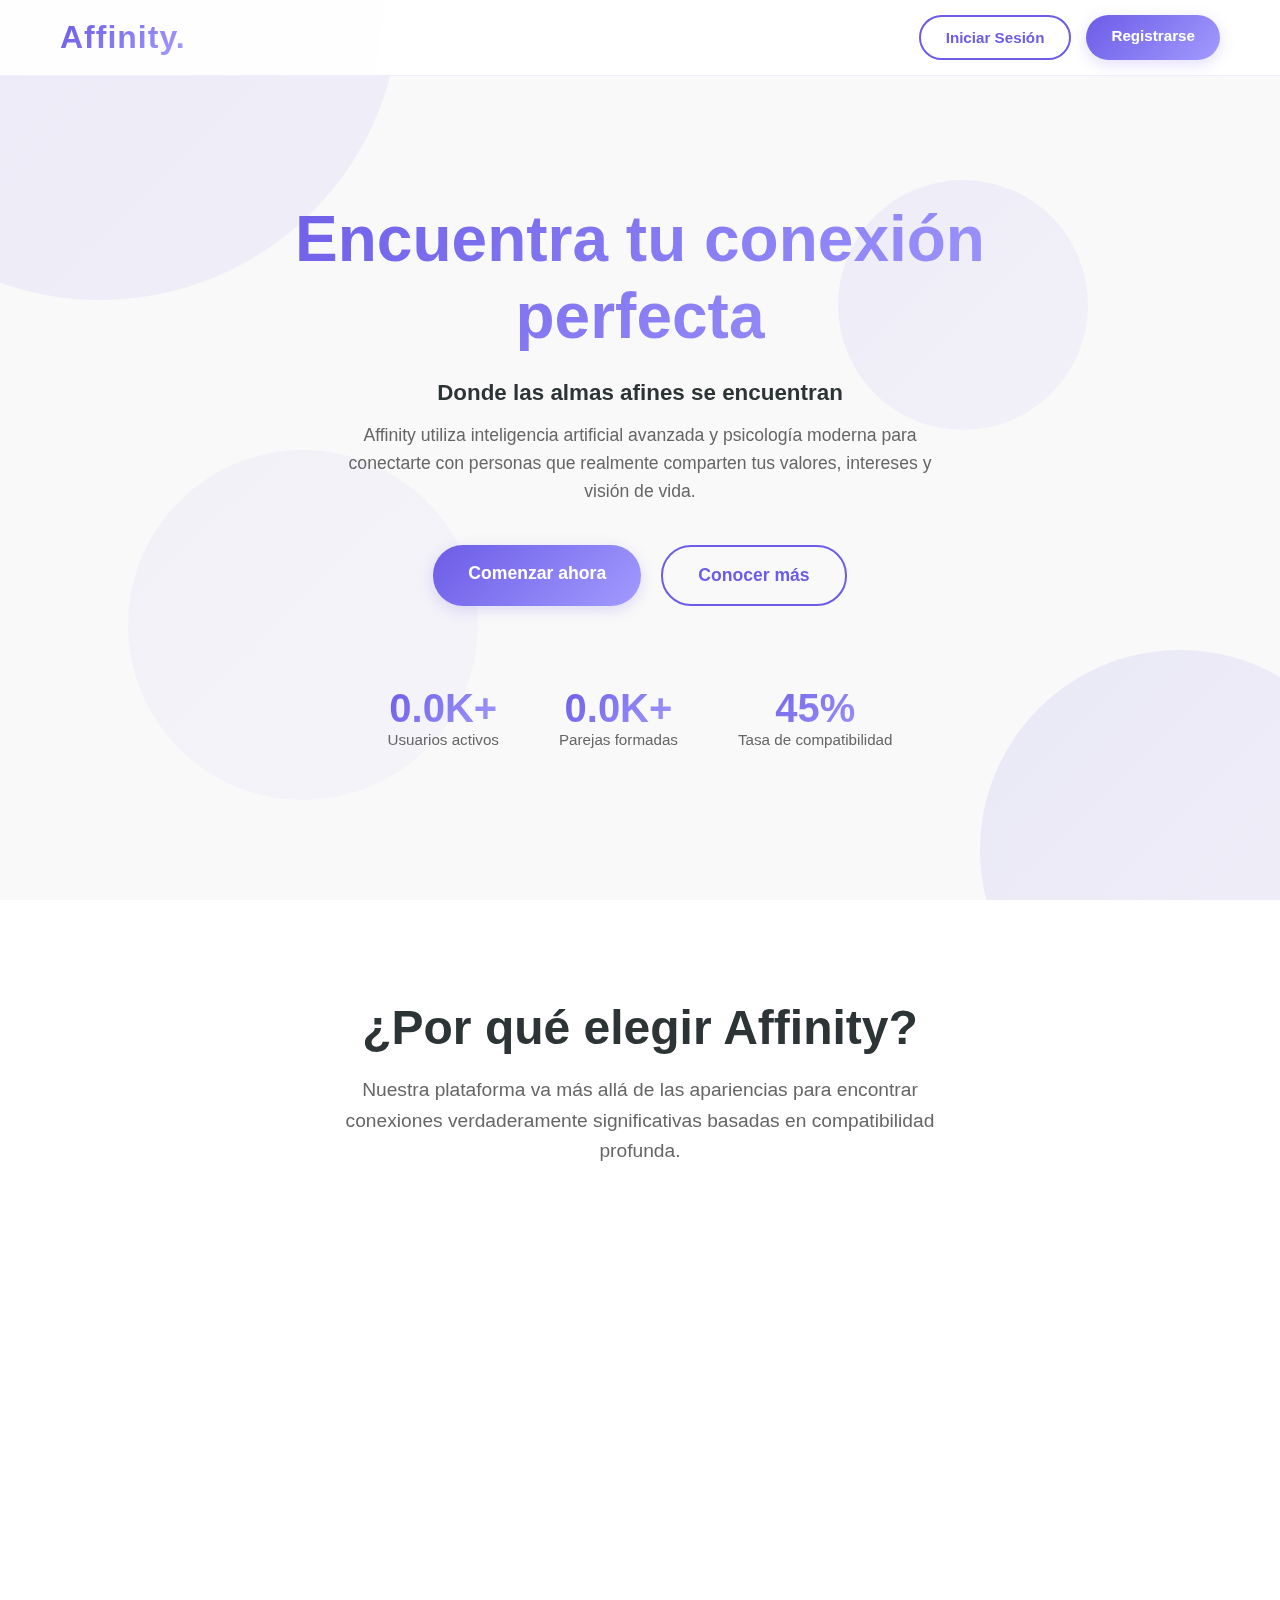
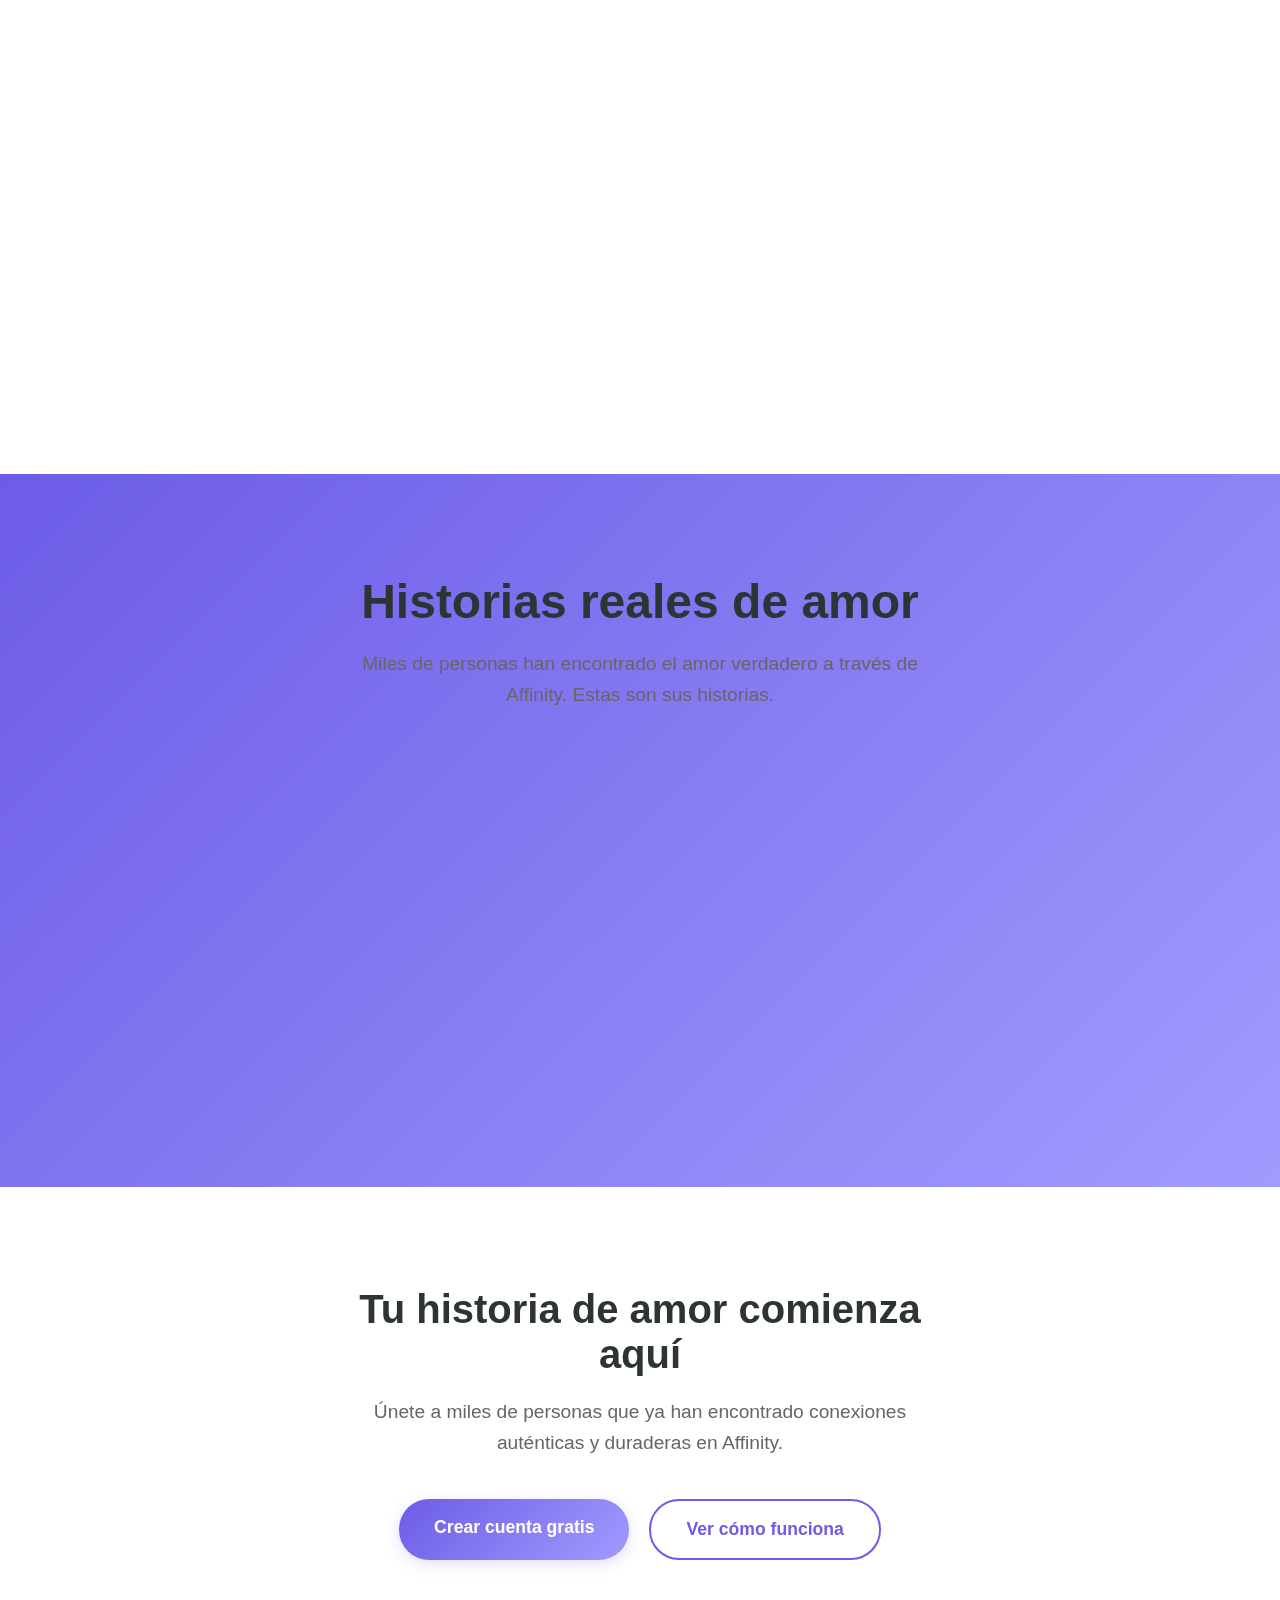
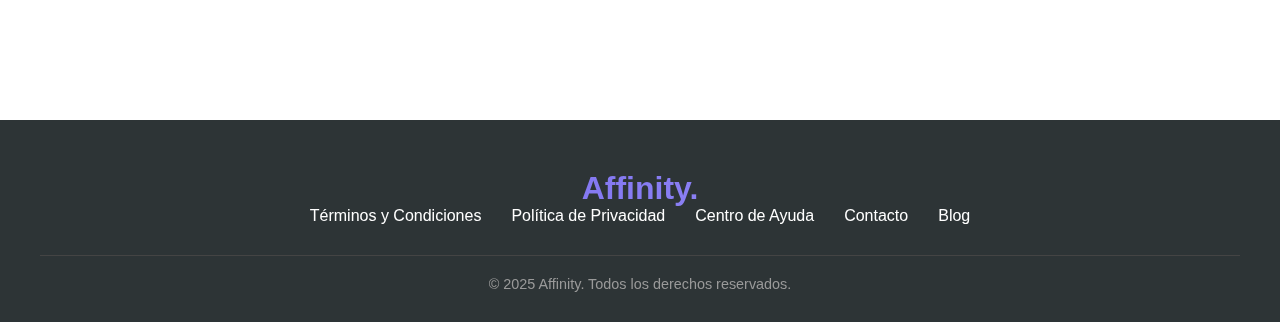
<file: CRUDFiltring/page/index.html>
<!DOCTYPE html>
<html lang="es">
<head>
    <meta charset="UTF-8">
    <meta name="viewport" content="width=device-width, initial-scale=1.0">
    <title>Affinity - Encuentra tu conexión perfecta</title>
    <link rel="stylesheet" href="./css/index.css">
</head>
<body>
    <div class="background-shapes">
        <div class="shape"></div>
        <div class="shape"></div>
        <div class="shape"></div>
        <div class="shape"></div>
    </div>

    <!-- Header -->
    <header class="header">
        <nav class="nav">
            <div class="logo">Affinity<span>.</span></div>
            <div class="nav-buttons">
                <a href="#" class="btn btn-outline">Iniciar Sesión</a>
                <a href="#" class="btn btn-primary">Registrarse</a>
            </div>
        </nav>
    </header>

    <!-- Hero Section -->
    <section class="hero">
        <div class="hero-content">
            <h1 class="hero-title">Encuentra tu conexión perfecta</h1>
            <h2 class="hero-subtitle">Donde las almas afines se encuentran</h2>
            <p class="hero-description">
                Affinity utiliza inteligencia artificial avanzada y psicología moderna para conectarte con personas que realmente comparten tus valores, intereses y visión de vida.
            </p>
            <div class="hero-buttons">
                <a href="#" class="btn btn-primary btn-large">Comenzar ahora</a>
                <a href="#" class="btn btn-outline btn-large">Conocer más</a>
            </div>
            <div class="stats">
                <div class="stat">
                    <span class="stat-number">50K+</span>
                    <span class="stat-label">Usuarios activos</span>
                </div>
                <div class="stat">
                    <span class="stat-number">2.5K+</span>
                    <span class="stat-label">Parejas formadas</span>
                </div>
                <div class="stat">
                    <span class="stat-number">95%</span>
                    <span class="stat-label">Tasa de compatibilidad</span>
                </div>
            </div>
        </div>
    </section>

    <!-- Features Section -->
    <section class="features-section">
        <div class="container">
            <div class="section-header">
                <h2 class="section-title">¿Por qué elegir Affinity?</h2>
                <p class="section-subtitle">
                    Nuestra plataforma va más allá de las apariencias para encontrar conexiones verdaderamente significativas basadas en compatibilidad profunda.
                </p>
            </div>
            <div class="features-grid">
                <div class="feature-card fade-in">
                    <div class="feature-icon">💝</div>
                    <h3 class="feature-title">Test de Compatibilidad Avanzado</h3>
                    <p class="feature-description">
                        Nuestro algoritmo analiza más de 150 aspectos de tu personalidad para encontrar matches realmente compatibles contigo.
                    </p>
                </div>
                <div class="feature-card fade-in">
                    <div class="feature-icon">🔒</div>
                    <h3 class="feature-title">Comunidad Verificada</h3>
                    <p class="feature-description">
                        Todos los perfiles pasan por un proceso de verificación para garantizar la autenticidad y seguridad de nuestra comunidad.
                    </p>
                </div>
                <div class="feature-card fade-in">
                    <div class="feature-icon">🎯</div>
                    <h3 class="feature-title">Matches Inteligentes</h3>
                    <p class="feature-description">
                        Recibe sugerencias personalizadas basadas en tus valores, intereses y objetivos de vida para conexiones más profundas.
                    </p>
                </div>
                <div class="feature-card fade-in">
                    <div class="feature-icon">💬</div>
                    <h3 class="feature-title">Conversaciones Significativas</h3>
                    <p class="feature-description">
                        Herramientas diseñadas para fomentar diálogos auténticos y conexiones emocionales genuinas desde el primer mensaje.
                    </p>
                </div>
                <div class="feature-card fade-in">
                    <div class="feature-icon">🌟</div>
                    <h3 class="feature-title">Experiencia Premium</h3>
                    <p class="feature-description">
                        Interfaz elegante y intuitiva, sin anuncios invasivos, centrada en crear una experiencia de citas verdaderamente especial.
                    </p>
                </div>
                <div class="feature-card fade-in">
                    <div class="feature-icon">🛡️</div>
                    <h3 class="feature-title">Privacidad Garantizada</h3>
                    <p class="feature-description">
                        Tu información está protegida con los más altos estándares de seguridad. Tú decides qué compartir y con quién.
                    </p>
                </div>
            </div>
        </div>
    </section>

    <!-- Testimonials Section -->
    <section class="testimonials-section">
        <div class="container">
            <div class="section-header">
                <h2 class="section-title">Historias reales de amor</h2>
                <p class="section-subtitle">
                    Miles de personas han encontrado el amor verdadero a través de Affinity. Estas son sus historias.
                </p>
            </div>
            <div class="testimonials-grid">
                <div class="testimonial-card fade-in">
                    <p class="testimonial-text">
                        "Después de años de citas sin sentido, Affinity me conectó con mi alma gemela. Compartimos los mismos valores y sueños. ¡Nos casamos el año pasado!"
                    </p>
                    <div class="testimonial-author">
                        <div class="author-avatar">M</div>
                        <div class="author-info">
                            <span class="author-name">María González</span>
                            <span class="author-age">32 años</span>
                        </div>
                    </div>
                </div>
                <div class="testimonial-card fade-in">
                    <p class="testimonial-text">
                        "Lo que más me gusta de Affinity es que se centra en la compatibilidad real. Encontré a alguien que realmente me entiende y comparte mi visión de vida."
                    </p>
                    <div class="testimonial-author">
                        <div class="author-avatar">C</div>
                        <div class="author-info">
                            <span class="author-name">Carlos Ruiz</span>
                            <span class="author-age">28 años</span>
                        </div>
                    </div>
                </div>
                <div class="testimonial-card fade-in">
                    <p class="testimonial-text">
                        "La diferencia con otras apps es notable. Las conversaciones son más profundas y las conexiones más auténticas. Recomiendo Affinity al 100%."
                    </p>
                    <div class="testimonial-author">
                        <div class="author-avatar">L</div>
                        <div class="author-info">
                            <span class="author-name">Laura Martín</span>
                            <span class="author-age">29 años</span>
                        </div>
                    </div>
                </div>
            </div>
        </div>
    </section>

    <!-- CTA Section -->
    <section class="cta-section">
        <div class="cta-content">
            <h2 class="cta-title">Tu historia de amor comienza aquí</h2>
            <p class="cta-description">
                Únete a miles de personas que ya han encontrado conexiones auténticas y duraderas en Affinity.
            </p>
            <div class="hero-buttons">
                <a href="#" class="btn btn-primary btn-large">Crear cuenta gratis</a>
                <a href="#" class="btn btn-outline btn-large">Ver cómo funciona</a>
            </div>
        </div>
    </section>

    <!-- Footer -->
    <footer class="footer">
        <div class="footer-content">
            <div class="footer-logo">Affinity<span style="color: var(--accent-color);">.</span></div>
            <div class="footer-links">
                <a href="#">Términos y Condiciones</a>
                <a href="#">Política de Privacidad</a>
                <a href="#">Centro de Ayuda</a>
                <a href="#">Contacto</a>
                <a href="#">Blog</a>
            </div>
            <div class="footer-bottom">
                &copy; 2025 Affinity. Todos los derechos reservados.
            </div>
        </div>
    </footer>

    <script src="./js/index.js"></script>
</body>
</html>
</file>
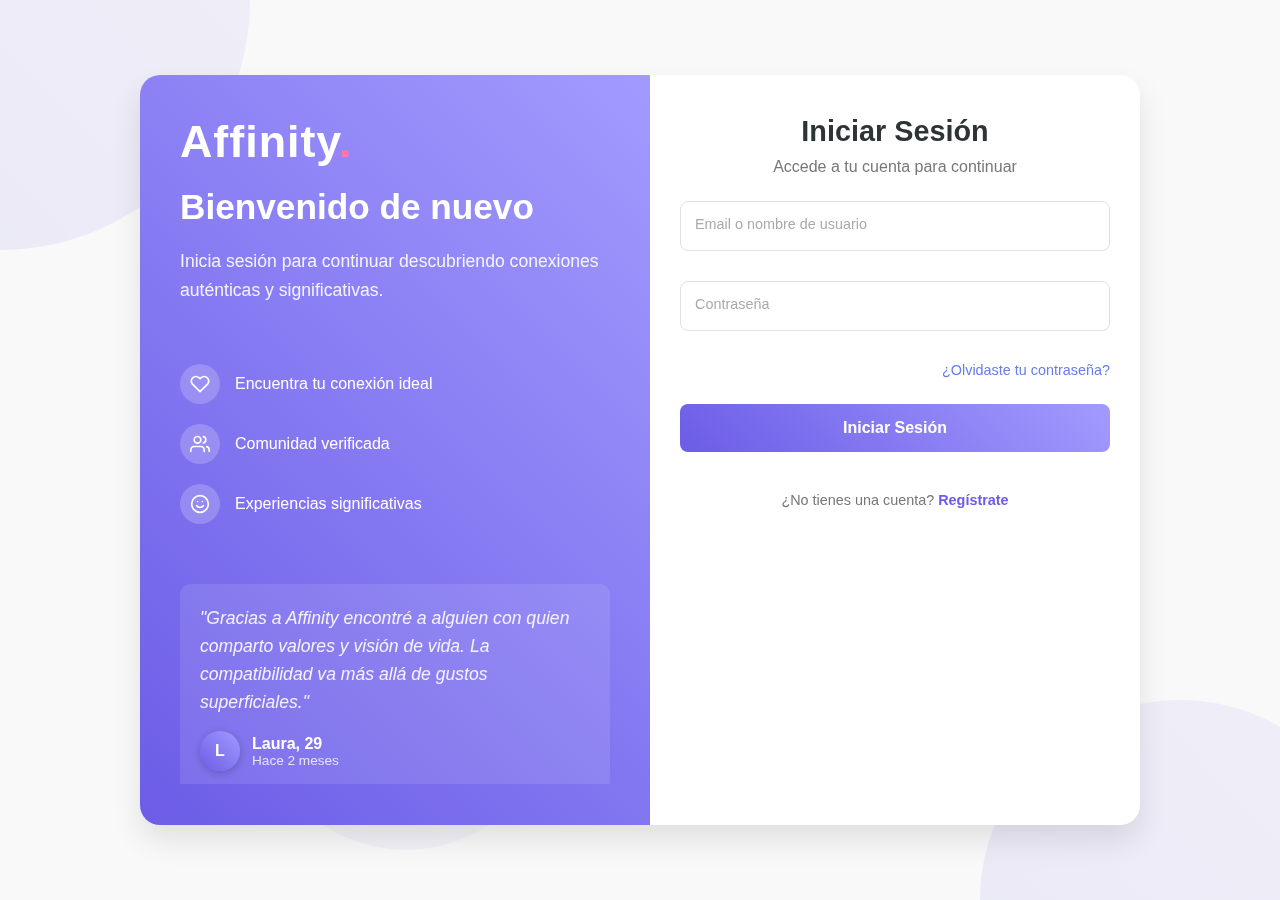
<file: CRUDFiltring/page/login.html>
<!DOCTYPE html>
<html lang="es">
<head>
    <meta charset="UTF-8">
    <meta name="viewport" content="width=device-width, initial-scale=1.0">
    <title>Affinity - Iniciar Sesión</title>
    <link rel="stylesheet" href="css/register.css">
    <style>
        .form-error-message {
            color: #e74c3c;
            background-color: #fdeaea;
            padding: 10px;
            border-radius: 8px;
            margin-bottom: 15px;
            display: none;
            text-align: center;
            font-size: 0.9rem;
        }

        .form-success-message {
            color: #2ecc71;
            background-color: #e8f8e5;
            padding: 10px;
            border-radius: 8px;
            margin-bottom: 15px;
            display: none;
            text-align: center;
            font-size: 0.9rem;
        }

        .form-group {
            position: relative;
            margin-bottom: 20px;
        }

        .register-form {
            display: flex;
            flex-direction: column;
            gap: 10px;
        }

        /* Estilos para el modal */
        .modal {
            display: none;
            position: fixed;
            top: 0;
            left: 0;
            width: 100%;
            height: 100%;
            background-color: rgba(0, 0, 0, 0.5);
            z-index: 1000;
            justify-content: center;
            align-items: center;
        }

        .modal-content {
            background: white;
            padding: 2rem;
            border-radius: 20px;
            width: 90%;
            max-width: 400px;
            position: relative;
            box-shadow: 0 15px 30px rgba(0, 0, 0, 0.2);
        }

        .modal-close {
            position: absolute;
            right: 20px;
            top: 20px;
            cursor: pointer;
            font-size: 24px;
            color: #666;
        }

        .modal-steps {
            display: none;
        }

        .modal-steps.active {
            display: block;
        }

        .verification-code-input {
            display: flex;
            gap: 10px;
            justify-content: center;
            margin: 20px 0;
        }

        .verification-code-input input {
            width: 40px;
            height: 40px;
            text-align: center;
            font-size: 1.2rem;
            border: 2px solid #ddd;
            border-radius: 8px;
        }

        .forgot-password-link {
            text-align: right;
            margin-bottom: 15px;
        }

        .forgot-password-link a {
            color: #667eea;
            text-decoration: none;
            font-size: 0.9rem;
        }

        .forgot-password-link a:hover {
            text-decoration: underline;
        }

        /* Animación de shake para errores */
        @keyframes shake {
            0%, 20%, 40%, 60%, 80%, 100% {
                transform: translateX(0);
            }
            10%, 30%, 50%, 70%, 90% {
                transform: translateX(-10px);
            }
        }

        .shake {
            animation: shake 0.5s;
        }

        /* Estilo para mensaje informativo */
        .info-message {
            background-color: #e8f5e9;
            color: #2e7d32;
            padding: 1rem;
            border-radius: 8px;
            margin: 1rem 0;
            text-align: center;
        }
    </style>
</head>
<body>
    <div class="background-shapes">
        <div class="shape"></div>
        <div class="shape"></div>
        <div class="shape"></div>
    </div>
    
    <main class="container">
        <section class="welcome-side">
            <div class="logo">Affinity<span>.</span></div>
            <h1>Bienvenido de nuevo</h1>
            <p>Inicia sesión para continuar descubriendo conexiones auténticas y significativas.</p>
            
            <div class="features">
                <div class="feature">
                    <div class="feature-icon">
                        <svg width="20" height="20" viewBox="0 0 24 24" fill="none" stroke="currentColor" stroke-width="2" stroke-linecap="round" stroke-linejoin="round">
                            <path d="M20.84 4.61a5.5 5.5 0 0 0-7.78 0L12 5.67l-1.06-1.06a5.5 5.5 0 0 0-7.78 7.78l1.06 1.06L12 21.23l7.78-7.78 1.06-1.06a5.5 5.5 0 0 0 0-7.78z"></path>
                        </svg>
                    </div>
                    <span class="feature-text">Encuentra tu conexión ideal</span>
                </div>
                <div class="feature">
                    <div class="feature-icon">
                        <svg width="20" height="20" viewBox="0 0 24 24" fill="none" stroke="currentColor" stroke-width="2" stroke-linecap="round" stroke-linejoin="round">
                            <path d="M17 21v-2a4 4 0 0 0-4-4H5a4 4 0 0 0-4 4v2"></path>
                            <circle cx="9" cy="7" r="4"></circle>
                            <path d="M23 21v-2a4 4 0 0 0-3-3.87"></path>
                            <path d="M16 3.13a4 4 0 0 1 0 7.75"></path>
                        </svg>
                    </div>
                    <span class="feature-text">Comunidad verificada</span>
                </div>
                <div class="feature">
                    <div class="feature-icon">
                        <svg width="20" height="20" viewBox="0 0 24 24" fill="none" stroke="currentColor" stroke-width="2" stroke-linecap="round" stroke-linejoin="round">
                            <circle cx="12" cy="12" r="10"></circle>
                            <path d="M8 14s1.5 2 4 2 4-2 4-2"></path>
                            <line x1="9" y1="9" x2="9.01" y2="9"></line>
                            <line x1="15" y1="9" x2="15.01" y2="9"></line>
                        </svg>
                    </div>
                    <span class="feature-text">Experiencias significativas</span>
                </div>
            </div>

            <div class="testimonials-container">
                <div class="testimonial active">
                    <p>"Gracias a Affinity encontré a alguien con quien comparto valores y visión de vida. La compatibilidad va más allá de gustos superficiales."</p>
                    <div class="testimonial-author">
                        <div class="testimonial-avatar">L</div>
                        <div class="testimonial-info">
                            <div class="testimonial-name">Laura, 29</div>
                            <div class="testimonial-date">Hace 2 meses</div>
                        </div>
                    </div>
                </div>
            </div>
        </section>
        
        <section class="register-side">
            <div class="register-header">
                <h2>Iniciar Sesión</h2>
                <p>Accede a tu cuenta para continuar</p>
            </div>
            
            <form class="register-form" id="loginForm">
                <div class="form-error-message" id="errorMessage"></div>
                <div class="form-success-message" id="successMessage"></div>
                
                <div class="form-group">
                    <input type="text" id="email" required placeholder=" ">
                    <label for="email">Email o nombre de usuario</label>
                    <span class="error-text" data-error="email"></span>
                </div>
                
                <div class="form-group">
                    <input type="password" id="password" required placeholder=" ">
                    <label for="password">Contraseña</label>
                    <span class="error-text" data-error="password"></span>
                </div>

                <div class="forgot-password-link">
                    <a href="#" onclick="showRecoverPasswordModal(); return false;">¿Olvidaste tu contraseña?</a>
                </div>

                <button type="submit" class="register-button">Iniciar Sesión</button>
                
                <!-- Login con Google (Comentado hasta su implementación) -->
                <!--
                <div class="social-register">
                    <p>O inicia sesión con</p>
                    <div id="g_id_onload"
                         data-client_id="TU_CLIENT_ID.apps.googleusercontent.com"
                         data-callback="handleCredentialResponse">
                    </div>
                    <div class="g_id_signin google-sign-in"
                         data-type="standard"
                         data-size="large"
                         data-theme="outline"
                         data-text="continue_with"
                         data-shape="rectangular"
                         data-logo_alignment="left">
                    </div>
                </div>
                -->
                
                <div class="login-link">
                    <p>¿No tienes una cuenta? <a href="register.html">Regístrate</a></p>
                </div>
            </form>
        </section>
    </main>

    <!-- Modal de Recuperación de Contraseña -->
    <div id="recoverPasswordModal" class="modal">
        <div class="modal-content">
            <span class="modal-close" onclick="closeModal()">&times;</span>
            
            <!-- Paso 1: Ingresar Email -->
            <div id="step1" class="modal-steps active">
                <h2>Recuperar Contraseña</h2>
                <p>Ingresa tu email para recibir un código de verificación</p>
                <div class="form-error-message" id="modalErrorMessage1"></div>
                <div class="form-success-message" id="modalSuccessMessage1"></div>
                <div class="form-group">
                    <input type="email" id="recoveryEmail" required placeholder=" ">
                    <label for="recoveryEmail">Email</label>
                </div>
                <button type="button" class="register-button" onclick="sendVerificationCode()">Enviar Código</button>
            </div>

            <!-- Paso 2: Ingresar Código de Verificación -->
            <div id="step2" class="modal-steps">
                <h2>Verificación</h2>
                <p>Ingresa el código de 6 dígitos enviado a tu email</p>
                <div class="form-error-message" id="modalErrorMessage2"></div>
                <div class="verification-code-input">
                    <input type="text" maxlength="1" onkeyup="moveToNext(this, 0)">
                    <input type="text" maxlength="1" onkeyup="moveToNext(this, 1)">
                    <input type="text" maxlength="1" onkeyup="moveToNext(this, 2)">
                    <input type="text" maxlength="1" onkeyup="moveToNext(this, 3)">
                    <input type="text" maxlength="1" onkeyup="moveToNext(this, 4)">
                    <input type="text" maxlength="1" onkeyup="moveToNext(this, 5)">
                </div>
                <button type="button" class="register-button" onclick="verifyCode()">Verificar</button>
            </div>

            <!-- Paso 3: Nueva Contraseña -->
            <div id="step3" class="modal-steps">
                <h2>Nueva Contraseña</h2>
                <p>Ingresa tu nueva contraseña</p>
                <div class="form-error-message" id="modalErrorMessage3"></div>
                <div class="form-group">
                    <input type="password" id="newPassword" required placeholder=" ">
                    <label for="newPassword">Nueva Contraseña</label>
                </div>
                <div class="form-group">
                    <input type="password" id="confirmNewPassword" required placeholder=" ">
                    <label for="confirmNewPassword">Confirmar Contraseña</label>
                </div>
                <button type="button" class="register-button" onclick="resetPassword()">Cambiar Contraseña</button>
            </div>
        </div>
    </div>

    <script src="js/login.js"></script>
</body>
</html>
</file>
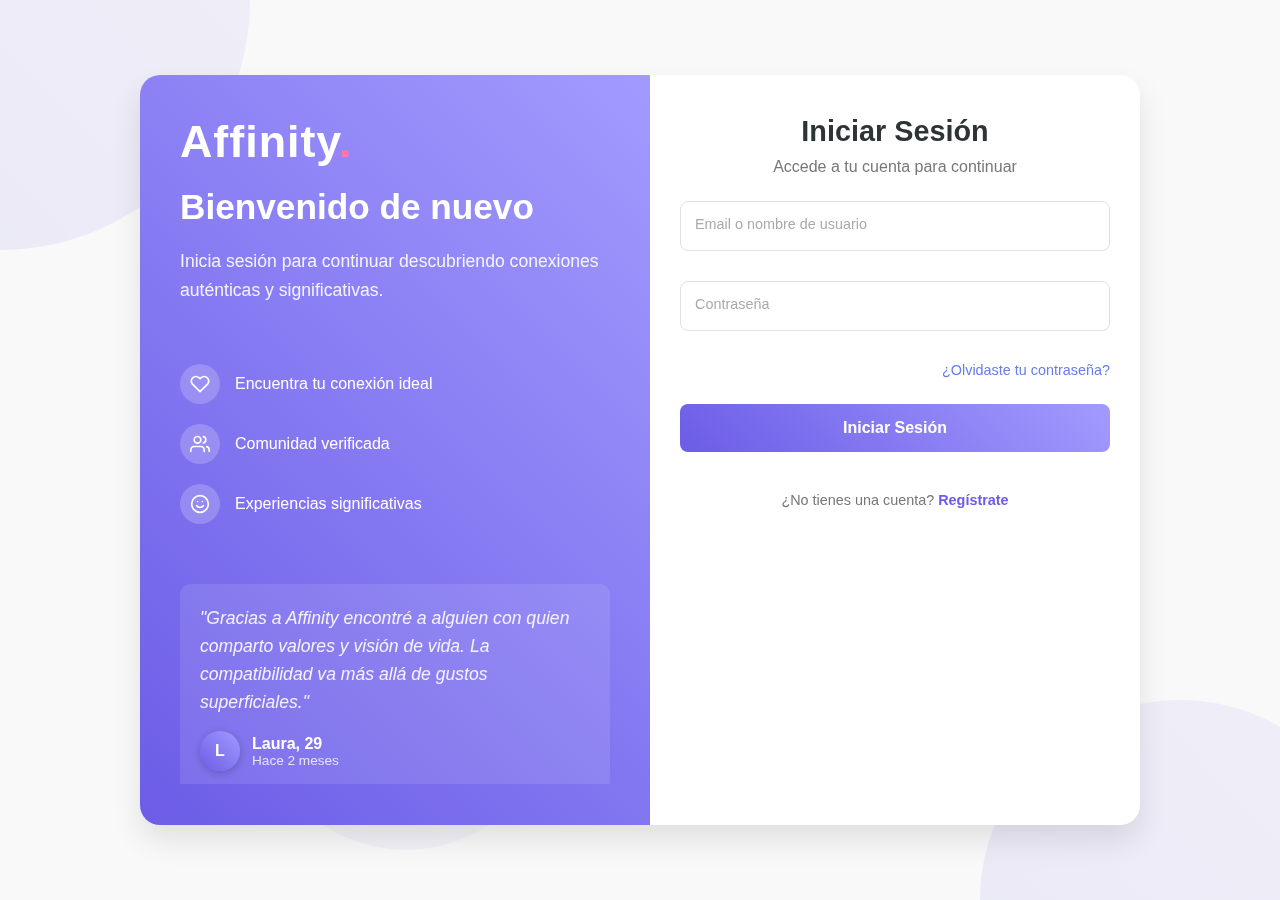
<file: CRUDFiltring/page/stats.html>
<!DOCTYPE html>
<html lang="es">
<head>
    <meta charset="UTF-8">
    <meta name="viewport" content="width=device-width, initial-scale=1.0">
    <title>Estadísticas de Usuario - Affinity</title>
    <link rel="stylesheet" href="css/profile.css">
    <link rel="stylesheet" href="css/stats.css">
    <link rel="icon" type="image/png" href="img/favicon.png">
    <style>
        .loading {
            opacity: 0.5;
            position: relative;
        }
        .loading::after {
            content: "Cargando...";
            position: absolute;
            top: 50%;
            left: 50%;
            transform: translate(-50%, -50%);
            background: rgba(255, 255, 255, 0.9);
            padding: 0.5rem 1rem;
            border-radius: 4px;
            font-size: 0.9rem;
        }
        .stats-container {
            display: none;
        }
    </style>
</head>
<body>
<script>
// Verificar autenticación antes de cargar la página
async function checkAuth() {
    try {
        // FIXED: Usar URLs dinámicas como en login.js
        const checkUrls = [
            `${window.location.protocol}//${window.location.hostname}/page/api/check_session.php`,
            `${window.location.protocol}//${window.location.hostname}/api/check_session.php`,
            './api/check_session.php',
            'api/check_session.php'
        ];
        
        console.log('Verificando autenticación con URLs:', checkUrls);
        
        for (const url of checkUrls) {
            try {
                const response = await fetch(url, {
                    method: 'GET',
                    credentials: 'include',
                    headers: {
                        'Content-Type': 'application/json'
                    }
                });
                
                if (response.ok) {
                    const data = await response.json();
                    console.log('Respuesta de verificación:', data);
                    
                    if (!data.authenticated) {
                        // No hay sesión activa, redirigir al login
                        console.log('Usuario no autenticado, redirigiendo...');
                        sessionStorage.setItem('redirectAfterLogin', window.location.href);
                        window.location.href = 'login.html';
                        return;
                    }
                    
                    // Usuario autenticado, continuar cargando la página
                    console.log('Usuario autenticado:', data.user);
                    
                    // Opcional: actualizar sessionStorage con datos de la sesión
                    sessionStorage.setItem('userId', data.user.id);
                    sessionStorage.setItem('username', data.user.username);
                    sessionStorage.setItem('userEmail', data.user.email);
                    sessionStorage.setItem('isLoggedIn', 'true');
                    
                    return; // Salir del bucle, verificación exitosa
                }
            } catch (err) {
                console.log(`Error con URL ${url}:`, err.message);
                continue; // Probar siguiente URL
            }
        }
        
        // Si ninguna URL funcionó, redirigir por seguridad
        console.log('No se pudo verificar la sesión, redirigiendo al login');
        sessionStorage.setItem('redirectAfterLogin', window.location.href);
        window.location.href = 'login.html';
        
    } catch (error) {
        console.error('Error verificando autenticación:', error);
        // En caso de error, redirigir al login por seguridad
        sessionStorage.setItem('redirectAfterLogin', window.location.href);
        window.location.href = 'login.html';
    }
}

// Ejecutar verificación inmediatamente
checkAuth();
</script>

    <div class="container">
        <nav class="navbar">
            <a href="index.html" class="nav-brand">Affinity<span>.</span></a>
            <div class="nav-menu">
                <a href="index.html" class="nav-link">Inicio</a>
                <a href="profile.html" class="nav-link">Mi Perfil</a>
                <a href="stats.html" class="nav-link active">Estadísticas</a>
                <a href="#" class="nav-link" id="logout">Cerrar Sesión</a>
            </div>
        </nav>

        <div class="profile-container stats-container">
            <div class="profile-header stats-header">
                <div class="user-avatar" id="userAvatar">
                    <img id="userAvatarImg" src="" alt="" style="display: none;">
                    <span id="userAvatarInitial"></span>
                </div>
                <div class="profile-info user-info">
                    <h1 id="userName">Cargando...</h1>
                    <p id="userDetails">Cargando...</p>
                </div>
            </div>

            <div class="stats-grid">
                <div class="stat-card">
                    <div class="stat-icon">
                        <svg width="24" height="24" viewBox="0 0 24 24" fill="none">
                            <path d="M12 21.35l-1.45-1.32C5.4 15.36 2 12.28 2 8.5 2 5.42 4.42 3 7.5 3c1.74 0 3.41.81 4.5 2.09C13.09 3.81 14.76 3 16.5 3 19.58 3 22 5.42 22 8.5c0 3.78-3.4 6.86-8.55 11.54L12 21.35z" fill="currentColor"/>
                        </svg>
                    </div>
                    <div class="stat-value" id="totalMatches">0</div>
                    <div class="stat-label">Total de Matches</div>
                </div>
                
                <div class="stat-card">
                    <div class="stat-icon">
                        <svg width="24" height="24" viewBox="0 0 24 24" fill="none">
                            <path d="M12 21.35l-1.45-1.32C5.4 15.36 2 12.28 2 8.5 2 5.42 4.42 3 7.5 3c1.74 0 3.41.81 4.5 2.09C13.09 3.81 14.76 3 16.5 3 19.58 3 22 5.42 22 8.5c0 3.78-3.4 6.86-8.55 11.54L12 21.35z" fill="currentColor"/>
                        </svg>
                    </div>
                    <div class="stat-value" id="activeMatches">0</div>
                    <div class="stat-label">Matches Activos</div>
                </div>
                
                <div class="stat-card">
                    <div class="stat-icon">
                        <svg width="24" height="24" viewBox="0 0 24 24" fill="none">
                            <path d="M2.01 21L23 12 2.01 3 2 10l15 2-15 2z" fill="currentColor"/>
                        </svg>
                    </div>
                    <div class="stat-value" id="sentMessages">0</div>
                    <div class="stat-label">Mensajes Enviados</div>
                </div>
                
                <div class="stat-card">
                    <div class="stat-icon">
                        <svg width="24" height="24" viewBox="0 0 24 24" fill="none">
                            <path d="M20 4H4c-1.1 0-1.99.9-1.99 2L2 18c0 1.1.9 2 2 2h16c1.1 0 2-.9 2-2V6c0-1.1-.9-2-2-2zm0 4l-8 5-8-5V6l8 5 8-5v2z" fill="currentColor"/>
                        </svg>
                    </div>
                    <div class="stat-value" id="receivedMessages">0</div>
                    <div class="stat-label">Mensajes Recibidos</div>
                </div>
            </div>
        </div>
    </div>

    <script src="js/stats.js"></script>
</body>
</html>
</file>
<file: CRUDFiltring/page/css/index.css>
:root {
    --primary-color: #6c5ce7;
    --secondary-color: #a29bfe;
    --accent-color: #fd79a8;
    --dark-color: #2d3436;
    --light-color: #f9f9f9;
    --gradient: linear-gradient(135deg, var(--primary-color), var(--secondary-color));
    --accent-gradient: linear-gradient(135deg, var(--accent-color), #e84393);
}

* {
    margin: 0;
    padding: 0;
    box-sizing: border-box;
    font-family: 'Segoe UI', Tahoma, Geneva, Verdana, sans-serif;
}

body {
    background-color: var(--light-color);
    overflow-x: hidden;
}

/* Background Shapes */
.background-shapes {
    position: fixed;
    top: 0;
    left: 0;
    width: 100%;
    height: 100%;
    z-index: -1;
    overflow: hidden;
}

.shape {
    position: absolute;
    border-radius: 50%;
    background: var(--gradient);
    opacity: 0.1;
    animation: float 20s infinite ease-in-out;
}

.shape:nth-child(1) {
    width: 600px;
    height: 600px;
    top: -300px;
    left: -200px;
    animation-delay: 0s;
}

.shape:nth-child(2) {
    width: 400px;
    height: 400px;
    bottom: -150px;
    right: -100px;
    animation-delay: -7s;
}

.shape:nth-child(3) {
    width: 350px;
    height: 350px;
    top: 50%;
    left: 10%;
    opacity: 0.05;
    animation-delay: -14s;
}

.shape:nth-child(4) {
    width: 250px;
    height: 250px;
    top: 20%;
    right: 15%;
    opacity: 0.08;
    animation-delay: -10s;
}

@keyframes float {
    0%, 100% { transform: translateY(0px) rotate(0deg); }
    25% { transform: translateY(-20px) rotate(90deg); }
    50% { transform: translateY(0px) rotate(180deg); }
    75% { transform: translateY(-10px) rotate(270deg); }
}

/* Header */
.header {
    position: fixed;
    top: 0;
    width: 100%;
    background: rgba(255, 255, 255, 0.95);
    backdrop-filter: blur(10px);
    padding: 15px 0;
    z-index: 1000;
    transition: all 0.3s ease;
    border-bottom: 1px solid rgba(108, 92, 231, 0.1);
}

.nav {
    max-width: 1200px;
    margin: 0 auto;
    display: flex;
    justify-content: space-between;
    align-items: center;
    padding: 0 20px;
}

.logo {
    font-size: 2rem;
    font-weight: 800;
    background: var(--gradient);
    -webkit-background-clip: text;
    -webkit-text-fill-color: transparent;
    background-clip: text;
    letter-spacing: 1px;
    text-decoration: none;
    color: inherit;
}

.logo span {
    color: var(--accent-color);
}

.nav-buttons {
    display: flex;
    gap: 15px;
}

.btn {
    padding: 12px 25px;
    border-radius: 25px;
    text-decoration: none;
    font-weight: 600;
    font-size: 0.95rem;
    transition: all 0.3s ease;
    border: none;
    cursor: pointer;
}

.btn-outline {
    background: transparent;
    color: var(--primary-color);
    border: 2px solid var(--primary-color);
}

.btn-outline:hover {
    background: var(--primary-color);
    color: white;
    transform: translateY(-2px);
    box-shadow: 0 5px 15px rgba(108, 92, 231, 0.3);
}

.btn-primary {
    background: var(--gradient);
    color: white;
    box-shadow: 0 4px 15px rgba(108, 92, 231, 0.2);
}

.btn-primary:hover {
    transform: translateY(-2px);
    box-shadow: 0 6px 20px rgba(108, 92, 231, 0.4);
}

/* Hero Section */
.hero {
    min-height: 100vh;
    display: flex;
    align-items: center;
    justify-content: center;
    text-align: center;
    padding: 100px 20px 50px;
    position: relative;
}

.hero-content {
    max-width: 800px;
    animation: fadeInUp 1s ease-out;
}

.hero-title {
    font-size: 4rem;
    font-weight: 800;
    margin-bottom: 25px;
    background: var(--gradient);
    -webkit-background-clip: text;
    -webkit-text-fill-color: transparent;
    background-clip: text;
    line-height: 1.2;
}

.hero-subtitle {
    font-size: 1.4rem;
    color: var(--dark-color);
    margin-bottom: 15px;
    font-weight: 600;
}

.hero-description {
    font-size: 1.1rem;
    color: #666;
    margin-bottom: 40px;
    line-height: 1.6;
    max-width: 600px;
    margin-left: auto;
    margin-right: auto;
}

.hero-buttons {
    display: flex;
    gap: 20px;
    justify-content: center;
    flex-wrap: wrap;
    margin-bottom: 60px;
}

.btn-large {
    padding: 18px 35px;
    font-size: 1.1rem;
    border-radius: 30px;
}

.stats {
    display: flex;
    justify-content: center;
    gap: 60px;
    margin-top: 80px;
    flex-wrap: wrap;
}

.stat {
    text-align: center;
}

.stat-number {
    font-size: 2.5rem;
    font-weight: 800;
    background: var(--gradient);
    -webkit-background-clip: text;
    -webkit-text-fill-color: transparent;
    background-clip: text;
    display: block;
}

.stat-label {
    color: #666;
    font-size: 0.95rem;
    margin-top: 5px;
}

/* Features Section */
.features-section {
    padding: 100px 20px;
    background: white;
}

.container {
    max-width: 1200px;
    margin: 0 auto;
}

.section-header {
    text-align: center;
    margin-bottom: 80px;
}

.section-title {
    font-size: 3rem;
    font-weight: 700;
    color: var(--dark-color);
    margin-bottom: 20px;
}

.section-subtitle {
    font-size: 1.2rem;
    color: #666;
    max-width: 600px;
    margin: 0 auto;
    line-height: 1.6;
}

.features-grid {
    display: grid;
    grid-template-columns: repeat(auto-fit, minmax(350px, 1fr));
    gap: 40px;
    margin-top: 60px;
}

.feature-card {
    background: white;
    padding: 40px 30px;
    border-radius: 20px;
    text-align: center;
    box-shadow: 0 10px 30px rgba(0, 0, 0, 0.1);
    transition: all 0.3s ease;
    border: 1px solid rgba(108, 92, 231, 0.1);
}

.feature-card:hover {
    transform: translateY(-10px);
    box-shadow: 0 20px 40px rgba(108, 92, 231, 0.15);
}

.feature-icon {
    width: 80px;
    height: 80px;
    background: var(--gradient);
    border-radius: 50%;
    display: flex;
    align-items: center;
    justify-content: center;
    margin: 0 auto 25px;
    color: white;
    font-size: 2rem;
}

.feature-title {
    font-size: 1.4rem;
    font-weight: 700;
    color: var(--dark-color);
    margin-bottom: 15px;
}

.feature-description {
    color: #666;
    line-height: 1.6;
    font-size: 1rem;
}

/* Testimonials Section */
.testimonials-section {
    padding: 100px 20px;
    background: var(--gradient);
    color: white;
}

.testimonials-grid {
    display: grid;
    grid-template-columns: repeat(auto-fit, minmax(350px, 1fr));
    gap: 40px;
    margin-top: 60px;
}

.testimonial-card {
    background: rgba(255, 255, 255, 0.15);
    backdrop-filter: blur(10px);
    padding: 35px;
    border-radius: 20px;
    border: 1px solid rgba(255, 255, 255, 0.2);
    transition: all 0.3s ease;
}

.testimonial-card:hover {
    transform: translateY(-5px);
    background: rgba(255, 255, 255, 0.2);
}

.testimonial-text {
    font-size: 1.1rem;
    line-height: 1.7;
    margin-bottom: 25px;
    font-style: italic;
}

.testimonial-author {
    display: flex;
    align-items: center;
    gap: 15px;
}

.author-avatar {
    width: 50px;
    height: 50px;
    background: rgba(255, 255, 255, 0.2);
    border-radius: 50%;
    display: flex;
    align-items: center;
    justify-content: center;
    font-weight: bold;
    font-size: 1.2rem;
}

.author-info {
    display: flex;
    flex-direction: column;
}

.author-name {
    font-weight: 600;
    font-size: 1rem;
}

.author-age {
    opacity: 0.8;
    font-size: 0.9rem;
}

/* CTA Section */
.cta-section {
    padding: 100px 20px;
    background: white;
    text-align: center;
}

.cta-content {
    max-width: 600px;
    margin: 0 auto;
}

.cta-title {
    font-size: 2.5rem;
    font-weight: 700;
    color: var(--dark-color);
    margin-bottom: 20px;
}

.cta-description {
    font-size: 1.2rem;
    color: #666;
    margin-bottom: 40px;
    line-height: 1.6;
}

/* Footer */
.footer {
    background: var(--dark-color);
    color: white;
    padding: 50px 20px 30px;
    text-align: center;
}

.footer-content {
    max-width: 1200px;
    margin: 0 auto;
}

.footer-logo {
    font-size: 2rem;
    font-weight: 800;
    background: var(--gradient);
    -webkit-background-clip: text;
    -webkit-text-fill-color: transparent;
    text-decoration: none;
    color: inherit;
}

.footer-links {
    display: flex;
    justify-content: center;
    gap: 30px;
    margin-bottom: 30px;
    flex-wrap: wrap;
}

.footer-links a {
    color: white;
    text-decoration: none;
    transition: color 0.3s ease;
}

.footer-links a:hover {
    color: var(--secondary-color);
}

.footer-bottom {
    border-top: 1px solid #444;
    padding-top: 20px;
    color: #999;
    font-size: 0.9rem;
}

/* Animations */
@keyframes fadeInUp {
    from {
        opacity: 0;
        transform: translateY(30px);
    }
    to {
        opacity: 1;
        transform: translateY(0);
    }
}

.fade-in {
    opacity: 0;
    transform: translateY(30px);
    transition: all 0.6s ease;
}

.fade-in.visible {
    opacity: 1;
    transform: translateY(0);
}

/* Responsive Design */
@media (max-width: 768px) {
    .hero-title {
        font-size: 2.5rem;
    }

    .hero-subtitle {
        font-size: 1.2rem;
    }

    .hero-description {
        font-size: 1rem;
    }

    .stats {
        gap: 40px;
    }

    .stat-number {
        font-size: 2rem;
    }

    .section-title {
        font-size: 2.2rem;
    }

    .features-grid,
    .testimonials-grid {
        grid-template-columns: 1fr;
        gap: 30px;
    }

    .nav-buttons {
        gap: 10px;
    }

    .btn {
        padding: 10px 20px;
        font-size: 0.9rem;
    }

    .hero-buttons {
        flex-direction: column;
        align-items: center;
    }
}

@media (max-width: 480px) {
    .hero {
        padding: 80px 15px 30px;
    }

    .hero-title {
        font-size: 2rem;
    }

    .section-title {
        font-size: 1.8rem;
    }

    .cta-title {
        font-size: 2rem;
    }

    .footer-links {
        flex-direction: column;
        gap: 15px;
    }
}
</file>
<file: CRUDFiltring/page/css/register.css>
:root {
    --primary-color: #6c5ce7;
    --secondary-color: #a29bfe;
    --accent-color: #fd79a8;
    --dark-color: #2d3436;
    --light-color: #f9f9f9;
    --gradient: linear-gradient(45deg, var(--primary-color), var(--secondary-color));
}

* {
    margin: 0;
    padding: 0;
    box-sizing: border-box;
    font-family: 'Segoe UI', Tahoma, Geneva, Verdana, sans-serif;
}

body {
    background-color: var(--light-color);
    min-height: 100vh;
    display: flex;
    align-items: center;
    justify-content: center;
    position: relative;
    overflow-x: hidden;
    padding: 20px;
}

.background-shapes {
    position: fixed;
    top: 0;
    left: 0;
    width: 100%;
    height: 100%;
    z-index: -1;
    overflow: hidden;
}

.shape {
    position: absolute;
    border-radius: 50%;
    background: var(--gradient);
    opacity: 0.1;
}

.shape:nth-child(1) {
    width: 500px;
    height: 500px;
    top: -250px;
    left: -250px;
}

.shape:nth-child(2) {
    width: 400px;
    height: 400px;
    bottom: -200px;
    right: -100px;
}

.shape:nth-child(3) {
    width: 300px;
    height: 300px;
    bottom: 50px;
    left: 20%;
    opacity: 0.05;
}

.container {
    display: flex;
    width: 100%;
    max-width: 1000px;
    min-height: 750px;
    max-height: 95vh;
    background-color: white;
    border-radius: 20px;
    overflow: hidden;
    box-shadow: 0 15px 30px rgba(0, 0, 0, 0.1);
}

.welcome-side {
    flex: 1;
    background: var(--gradient);
    color: white;
    padding: 40px;
    display: flex;
    flex-direction: column;
    justify-content: center;
    overflow-y: auto;
}

.logo {
    font-size: 2.8rem;
    font-weight: 800;
    margin-bottom: 20px;
    letter-spacing: 1px;
    text-decoration: none;
    color: inherit;
}

.logo span {
    color: var(--accent-color);
}

.welcome-side h1 {
    font-size: 2.2rem;
    margin-bottom: 20px;
    font-weight: 700;
}

.welcome-side p {
    font-size: 1.1rem;
    margin-bottom: 30px;
    line-height: 1.6;
    opacity: 0.9;
}

.features {
    margin-top: 30px;
}

.feature {
    display: flex;
    align-items: center;
    margin-bottom: 20px;
}

.feature-icon {
    width: 40px;
    height: 40px;
    background-color: rgba(255, 255, 255, 0.2);
    border-radius: 50%;
    display: flex;
    align-items: center;
    justify-content: center;
    margin-right: 15px;
    flex-shrink: 0;
}

.feature-text {
    font-size: 1rem;
}

.testimonials-container {
    position: relative;
    height: 200px;
    margin-top: 40px;
    overflow: hidden;
}

.testimonial {
    position: absolute;
    width: 100%;
    opacity: 0;
    visibility: hidden;
    transition: all 0.6s ease;
    padding: 20px;
    background-color: rgba(255, 255, 255, 0.1);
    border-radius: 10px;
}

.testimonial.active {
    opacity: 1;
    transform: translateX(0);
    visibility: visible;
}

.testimonial p {
    font-style: italic;
    margin-bottom: 15px;
    line-height: 1.6;
    color: white;
}

.testimonial-author {
    display: flex;
    align-items: center;
    gap: 12px;
}

.testimonial-avatar {
    width: 40px;
    height: 40px;
    background: var(--gradient);
    border-radius: 50%;
    display: flex;
    align-items: center;
    justify-content: center;
    font-weight: bold;
    font-size: 16px;
    color: white;
    box-shadow: 0 2px 8px rgba(0, 0, 0, 0.2);
}

.testimonial-info {
    display: flex;
    flex-direction: column;
}

.testimonial-name {
    font-weight: 600;
    font-size: 1rem;
    color: white;
}

.testimonial-date {
    font-size: 0.85rem;
    color: rgba(255, 255, 255, 0.8);
}

.testimonial-controls {
    display: flex;
    justify-content: center;
    gap: 10px;
    margin-top: 20px;
}

.testimonial-dot {
    width: 8px;
    height: 8px;
    border-radius: 50%;
    background-color: rgba(255, 255, 255, 0.3);
    cursor: pointer;
    transition: all 0.3s ease;
}

.testimonial-dot.active {
    background-color: white;
    transform: scale(1.2);
}

@keyframes fadeInRight {
    from {
        opacity: 0;
        transform: translateX(50px);
    }
    to {
        opacity: 1;
        transform: translateX(0);
    }
}

@keyframes fadeOutLeft {
    from {
        opacity: 1;
        transform: translateX(0);
    }
    to {
        opacity: 0;
        transform: translateX(-50px);
    }
}

@media (max-width: 768px) {
    .testimonials-container {
        height: 180px;
    }

    .testimonial {
        padding: 15px;
    }

    .testimonial p {
        font-size: 0.95rem;
        margin-bottom: 12px;
    }

    .testimonial-avatar {
        width: 35px;
        height: 35px;
        font-size: 14px;
    }

    .testimonial-name {
        font-size: 0.9rem;
    }

    .testimonial-date {
        font-size: 0.8rem;
    }
}

@media (max-width: 480px) {
    .testimonials-container {
        height: 160px;
        margin-top: 30px;
    }

    .testimonial {
        padding: 12px;
    }

    .testimonial p {
        font-size: 0.9rem;
        margin-bottom: 10px;
        line-height: 1.4;
    }

    .testimonial-avatar {
        width: 30px;
        height: 30px;
        font-size: 12px;
    }

    .testimonial-name {
        font-size: 0.85rem;
    }

    .testimonial-date {
        font-size: 0.75rem;
    }

    .testimonial-dot {
        width: 6px;
        height: 6px;
    }
}

.register-side {
    flex: 1;
    padding: 40px 30px;
    display: flex;
    flex-direction: column;
    justify-content: flex-start;
    overflow-y: auto;
}

.register-header {
    text-align: center;
    margin-bottom: 25px;
}

.register-header h2 {
    font-size: 1.8rem;
    color: var(--dark-color);
    margin-bottom: 10px;
}

.register-header p {
    color: #777;
    font-size: 1rem;
}

.register-form {
    display: flex;
    flex-direction: column;
}

.form-group {
    margin-bottom: 15px;
    position: relative;
}

.form-group label {
    position: absolute;
    left: 15px;
    top: 15px;
    font-size: 0.9rem;
    color: #aaa;
    transition: all 0.3s;
    pointer-events: none;
}

.form-group input {
    width: 100%;
    padding: 15px;
    border: 1px solid #e1e1e1;
    border-radius: 8px;
    font-size: 1rem;
    transition: all 0.3s;
}

.form-group input:focus {
    border-color: var(--primary-color);
    outline: none;
    box-shadow: 0 0 0 3px rgba(108, 92, 231, 0.1);
}

.form-group input:focus + label,
.form-group input.active + label,
.form-group input:valid + label {
    top: -10px;
    left: 10px;
    font-size: 0.8rem;
    background-color: white;
    padding: 0 5px;
    color: var(--primary-color);
}

.photo-upload {
    margin-bottom: 20px;
}

.photo-label {
    display: block;
    margin-bottom: 8px;
    color: #333;
    font-size: 0.9rem;
}

.photo-preview-container {
    width: 150px;
    height: 150px;
    border: 2px dashed #ccc;
    border-radius: 10px;
    margin: 10px auto;
    position: relative;
    overflow: hidden;
    cursor: pointer;
    transition: all 0.3s ease;
    background-color: #f8f9fa;
}

.photo-preview-container:hover {
    border-color: #007bff;
}

.photo-preview-container img {
    width: 100%;
    height: 100%;
    object-fit: cover;
    display: none;
}

.photo-placeholder {
    position: absolute;
    top: 50%;
    left: 50%;
    transform: translate(-50%, -50%);
    text-align: center;
    color: #666;
}

.photo-placeholder svg {
    margin-bottom: 10px;
    color: #999;
}

.photo-placeholder p {
    font-size: 0.8rem;
    margin: 0;
}

.photo-preview-container.has-image .photo-placeholder {
    display: none;
}

.photo-preview-container.has-image img {
    display: block;
}

.remove-photo {
    position: absolute;
    top: 5px;
    right: 5px;
    width: 24px;
    height: 24px;
    border-radius: 50%;
    background: rgba(255, 255, 255, 0.9);
    border: none;
    cursor: pointer;
    font-size: 18px;
    line-height: 1;
    color: #ff3b30;
    display: none;
    z-index: 2;
}

.photo-preview-container.has-image .remove-photo {
    display: block;
}

.remove-photo:hover {
    background: rgba(255, 255, 255, 1);
}

.upload-btn {
    display: block;
    width: 100%;
    padding: 8px;
    background: #f8f9fa;
    border: 1px solid #ddd;
    border-radius: 5px;
    color: #333;
    cursor: pointer;
    font-size: 0.9rem;
    transition: all 0.3s ease;
}

.upload-btn:hover {
    background: #e9ecef;
    border-color: #ced4da;
}

.photo-error {
    display: none;
    color: #ff3b30;
    font-size: 0.8rem;
    margin-top: 5px;
    text-align: center;
}

.form-row {
    display: flex;
    gap: 15px;
    margin-bottom: 0;
}

.form-row .form-group {
    flex: 1;
}

.gender-select {
    display: flex;
    gap: 10px;
    margin-bottom: 15px;
}

.gender-option {
    flex: 1;
    position: relative;
}

.gender-option input {
    display: none;
}

.gender-option label {
    display: block;
    padding: 10px;
    text-align: center;
    border: 1px solid #e1e1e1;
    border-radius: 8px;
    cursor: pointer;
    transition: all 0.3s;
}

.gender-option input:checked + label {
    background-color: var(--primary-color);
    color: white;
    border-color: var(--primary-color);
}

.terms {
    display: flex;
    align-items: flex-start;
    margin-bottom: 15px;
    font-size: 0.85rem;
}

.terms input {
    margin-right: 10px;
    margin-top: 5px;
    flex-shrink: 0;
}

.terms label {
    color: #777;
    line-height: 1.4;
}

.terms a {
    color: var(--primary-color);
    text-decoration: none;
}

.register-button {
    background: var(--gradient);
    color: white;
    border: none;
    padding: 15px;
    border-radius: 8px;
    font-size: 1rem;
    font-weight: 600;
    cursor: pointer;
    transition: all 0.3s;
    margin-bottom: 15px;
}

.register-button:hover {
    box-shadow: 0 5px 15px rgba(108, 92, 231, 0.4);
    transform: translateY(-2px);
}

.social-register {
    text-align: center;
    margin-top: 15px;
}

.social-register p {
    color: #777;
    margin-bottom: 15px;
    position: relative;
}

.social-register p::before,
.social-register p::after {
    content: "";
    position: absolute;
    top: 50%;
    width: 30%;
    height: 1px;
    background-color: #e1e1e1;
}

.social-register p::before {
    left: 0;
}

.social-register p::after {
    right: 0;
}

.social-icons {
    display: flex;
    justify-content: center;
    gap: 15px;
}

.social-icon {
    width: 40px;
    height: 40px;
    border-radius: 50%;
    background-color: #f1f1f1;
    display: flex;
    align-items: center;
    justify-content: center;
    cursor: pointer;
    transition: all 0.3s;
}

.social-icon:hover {
    background-color: #e1e1e1;
}

.login-link {
    text-align: center;
    margin-top: 15px;
    font-size: 0.9rem;
    color: #777;
}

.login-link a {
    color: var(--primary-color);
    text-decoration: none;
    font-weight: 600;
}

/* Media Queries */
@media (max-width: 992px) {
    .container {
        max-height: none;
    }
}

@media (min-width: 481px) and (max-width: 768px) {
    .container {
        flex-direction: column;
        max-width: 95%;
        height: auto;
        margin: 20px auto;
        border-radius: 15px;
    }

    .welcome-side,
    .register-side {
        padding: 30px 20px;
    }

    .logo {
        font-size: 2.2rem;
    }

    .welcome-side h1 {
        font-size: 1.6rem;
    }

    .feature-text,
    .register-header p,
    .testimonial p {
        font-size: 1rem;
    }

    .register-header h2 {
        font-size: 1.6rem;
    }

    .form-group input {
        padding: 12px;
    }

    .form-row {
        flex-direction: column;
        gap: 12px;
    }

    .gender-select {
        flex-direction: row;
        gap: 10px;
    }

    .gender-option label {
        padding: 10px;
    }

    .terms {
        font-size: 0.85rem;
    }

    .register-button {
        padding: 14px;
        font-size: 1rem;
    }

    .social-icon {
        width: 36px;
        height: 36px;
    }

    .photo-preview-container {
        width: 150px;
        height: 150px;
    }
    
    .photo-label {
        font-size: 1rem;
    }
    
    .upload-btn {
        padding: 8px 20px;
        font-size: 0.9rem;
    }
}

@media (max-width: 480px) {
    body {
        padding: 10px;
    }

    .container {
        flex-direction: column;
        max-width: 100%;
        margin: 0;
        border-radius: 10px;
        height: auto;
    }

    .welcome-side,
    .register-side {
        padding: 25px 15px;
        height: auto;
    }

    .logo {
        font-size: 2rem;
    }

    .welcome-side h1 {
        font-size: 1.4rem;
        line-height: 1.3;
    }

    .welcome-side p,
    .feature-text,
    .register-header p,
    .testimonial p {
        font-size: 0.95rem;
        line-height: 1.4;
    }

    .register-header h2 {
        font-size: 1.5rem;
    }

    .form-group input {
        padding: 10px;
        font-size: 0.95rem;
    }

    .form-row {
        flex-direction: column;
        gap: 10px;
    }

    .gender-select {
        flex-direction: column;
        gap: 8px;
    }

    .gender-option label {
        padding: 10px;
        font-size: 0.95rem;
    }

    .terms {
        font-size: 0.75rem;
        line-height: 1.2;
    }

    .register-button {
        padding: 12px;
        font-size: 0.95rem;
    }

    .social-icon {
        width: 32px;
        height: 32px;
    }

    .photo-preview-container {
        width: 120px;
        height: 120px;
        border-width: 2px;
    }
    
    .photo-preview-container::before {
        font-size: 2rem;
    }
    
    .photo-label {
        font-size: 0.95rem;
    }
    
    .upload-btn {
        padding: 8px 18px;
        font-size: 0.85rem;
    }
    
    .photo-preview-container.has-image::after {
        font-size: 0.75rem;
        padding: 6px 0;
    }
}

/* Ajustes para el campo de ubicación */
#location {
    background-color: white;
}

#location:focus {
    background-color: white;
}

[data-error] {
    color: #ff0000;
    font-size: 0.8rem;
    margin-top: 5px;
}

.error-text {
    display: none;
}

.has-error .error-text {
    display: block;
    color: #ff0000;
    font-size: 0.8rem;
    margin-top: 5px;
}

.form-error-message {
    display: none;
}

.form-error-message.show {
    display: block;
    color: #ff0000;
    background-color: #ffe0e0;
    padding: 10px;
    border-radius: 8px;
    margin-bottom: 15px;
    text-align: center;
    font-size: 0.9rem;
}

.photo-error {
    display: none;
}

.photo-error.show {
    display: block;
    color: #ff0000;
    font-size: 0.8rem;
    margin-top: 5px;
}
</file>
<file: CRUDFiltring/page/css/profile.css>
.profile-container {
    max-width: 800px;
    margin: 2rem auto;
    padding: 2rem;
    background: var(--bg-secondary);
    border-radius: 10px;
    box-shadow: 0 4px 6px rgba(0, 0, 0, 0.1);
}

.profile-header {
    display: flex;
    align-items: center;
    gap: 2rem;
    margin-bottom: 2rem;
}

.profile-photo {
    width: 150px;
    height: 150px;
    border-radius: 50%;
    object-fit: cover;
    border: 3px solid var(--primary);
}

.photo-upload {
    margin: 1rem 0;
}

.photo-preview-container {
    width: 150px;
    height: 150px;
    border-radius: 50%;
    border: 2px dashed var(--primary);
    display: flex;
    align-items: center;
    justify-content: center;
    cursor: pointer;
    overflow: hidden;
    margin-bottom: 1rem;
}

.photo-preview-container img {
    width: 100%;
    height: 100%;
    object-fit: cover;
}

.profile-info {
    flex-grow: 1;
}

.profile-form {
    display: grid;
    gap: 1.5rem;
}

.form-group {
    margin-bottom: 1rem;
}

.form-group label {
    display: block;
    margin-bottom: 0.5rem;
    color: var(--text-primary);
}

.form-group textarea {
    width: 100%;
    min-height: 100px;
    padding: 0.5rem;
    border: 1px solid var(--border);
    border-radius: 4px;
    resize: vertical;
}

.photo-gallery {
    display: grid;
    grid-template-columns: repeat(auto-fill, minmax(150px, 1fr));
    gap: 1rem;
    margin-top: 2rem;
}

.gallery-item {
    position: relative;
    aspect-ratio: 1;
    border-radius: 8px;
    overflow: hidden;
}

.gallery-item img {
    width: 100%;
    height: 100%;
    object-fit: cover;
}

.gallery-item .delete-photo {
    position: absolute;
    top: 5px;
    right: 5px;
    background: rgba(255, 0, 0, 0.7);
    color: white;
    border: none;
    border-radius: 50%;
    width: 24px;
    height: 24px;
    cursor: pointer;
    display: flex;
    align-items: center;
    justify-content: center;
}

.upload-photos {
    margin-top: 1rem;
    text-align: center;
}

.btn-save {
    background: var(--primary);
    color: white;
    border: none;
    padding: 0.75rem 2rem;
    border-radius: 4px;
    cursor: pointer;
    font-size: 1rem;
    transition: background 0.3s;
}

.btn-save:hover {
    background: var(--primary-dark);
}
</file>
<file: CRUDFiltring/page/css/stats.css>
/* Estilos generales */
body {
    font-family: 'Segoe UI', Tahoma, Geneva, Verdana, sans-serif;
    margin: 0;
    padding: 0;
    background: #F8F9FE;
    min-height: 100vh;
}

/* Contenedor principal */
.stats-container {
    max-width: 1200px;
    width: 90%;
    margin: 2rem auto;
    padding: 2rem;
    background: white;
    border-radius: 25px;
    box-shadow: 0 4px 20px rgba(0, 0, 0, 0.05);
}

/* Encabezado */
.stats-header {
    display: flex;
    align-items: center;
    margin-bottom: 3rem;
    padding-bottom: 1.5rem;
    border-bottom: 1px solid #f0f2f5;
}

.user-info {
    margin-left: 2rem;
}

.user-info h1 {
    margin: 0;
    color: #333;
    font-size: 2rem;
    font-weight: 600;
}

.user-info p {
    margin: 0.5rem 0 0;
    color: #666;
    font-size: 1rem;
}

.user-avatar {
    width: 100px;
    height: 100px;
    border-radius: 50%;
    background: linear-gradient(135deg, #6c5ce7, #a363d9);
    color: white;
    display: flex;
    align-items: center;
    justify-content: center;
    font-size: 2.5rem;
    font-weight: bold;
    margin-right: 2rem;
    position: relative;
    overflow: hidden;
}

.user-avatar img {
    width: 100%;
    height: 100%;
    object-fit: cover;
    position: absolute;
    top: 0;
    left: 0;
}

.user-avatar #userAvatarInitial {
    z-index: 1;
}

/* Grid de estadísticas */
.stats-grid {
    display: grid;
    grid-template-columns: repeat(auto-fit, minmax(200px, 1fr));
    gap: 1.5rem;
    margin-top: 2rem;
}

/* Tarjetas de estadísticas */
.stat-card {
    background: white;
    padding: 1.5rem;
    border-radius: 20px;
    text-align: center;
    transition: all 0.3s ease;
    box-shadow: 0 4px 15px rgba(108, 92, 231, 0.15);
    border: 1px solid rgba(108, 92, 231, 0.1);
    display: flex;
    flex-direction: column;
    align-items: center;
    justify-content: center;
}

.stat-card:hover {
    transform: translateY(-5px);
    box-shadow: 0 8px 25px rgba(108, 92, 231, 0.2);
}

.stat-icon {
    width: 60px;
    height: 60px;
    border-radius: 50%;
    display: flex;
    align-items: center;
    justify-content: center;
    margin-bottom: 1rem;
    transition: all 0.3s ease;
}

.stat-value {
    font-size: 2.5rem;
    font-weight: 700;
    color: var(--dark-color);
    margin: 0.5rem 0;
    line-height: 1;
}

.stat-label {
    color: var(--dark-color);
    opacity: 0.7;
    font-size: 0.9rem;
    font-weight: 500;
    margin-top: 0.5rem;
}

/* Colores específicos para cada tarjeta usando las variables del tema */
.stat-card:nth-child(1) .stat-icon {
    background-color: rgba(108, 92, 231, 0.1);
    color: var(--primary-color);
}

.stat-card:nth-child(2) .stat-icon {
    background-color: rgba(162, 155, 254, 0.1);
    color: var(--secondary-color);
}

.stat-card:nth-child(3) .stat-icon {
    background-color: rgba(253, 121, 168, 0.1);
    color: var(--accent-color);
}

.stat-card:nth-child(4) .stat-icon {
    background: rgba(108, 92, 231, 0.1);
    color: var(--primary-color);
}

/* Responsive */
@media (max-width: 768px) {
    .stats-container {
        margin: 1rem;
        padding: 1.5rem;
    }

    .stats-header {
        flex-direction: column;
        text-align: center;
    }

    .user-info {
        margin: 1.5rem 0 0 0;
    }

    .user-info h1 {
        font-size: 1.8rem;
    }

    .stats-grid {
        grid-template-columns: repeat(auto-fit, minmax(150px, 1fr));
        gap: 1rem;
    }

    .stat-card {
        padding: 1.2rem;
    }

    .stat-value {
        font-size: 2rem;
    }

    .stat-icon {
        width: 50px;
        height: 50px;
    }

    .user-avatar {
        width: 80px;
        height: 80px;
        font-size: 2rem;
    }
}

@media (max-width: 480px) {
    .stats-grid {
        grid-template-columns: 1fr;
    }

    .stat-card {
        padding: 1rem;
    }

    .stat-value {
        font-size: 1.8rem;
    }
}

/* Navbar específico */
.navbar {
    background: white;
    padding: 1rem 2rem;
    box-shadow: 0 2px 10px rgba(0, 0, 0, 0.05);
    display: flex;
    justify-content: space-between;
    align-items: center;
}

.nav-brand {
    font-size: 2.8rem;
    font-weight: 800;
    text-decoration: none;
    letter-spacing: 1px;
    color: var(--primary-color);
}

.nav-brand span {
    color: var(--accent-color);
}

.nav-menu {
    display: flex;
    gap: 2rem;
}

.nav-link {
    color: #666;
    text-decoration: none;
    font-weight: 500;
    transition: color 0.3s ease;
}

.nav-link:hover {
    color: #7C5CFF;
}

.nav-link.active {
    color: white;
    background: #7C5CFF;
    padding: 0.5rem 1rem;
    border-radius: 20px;
}
</file>
